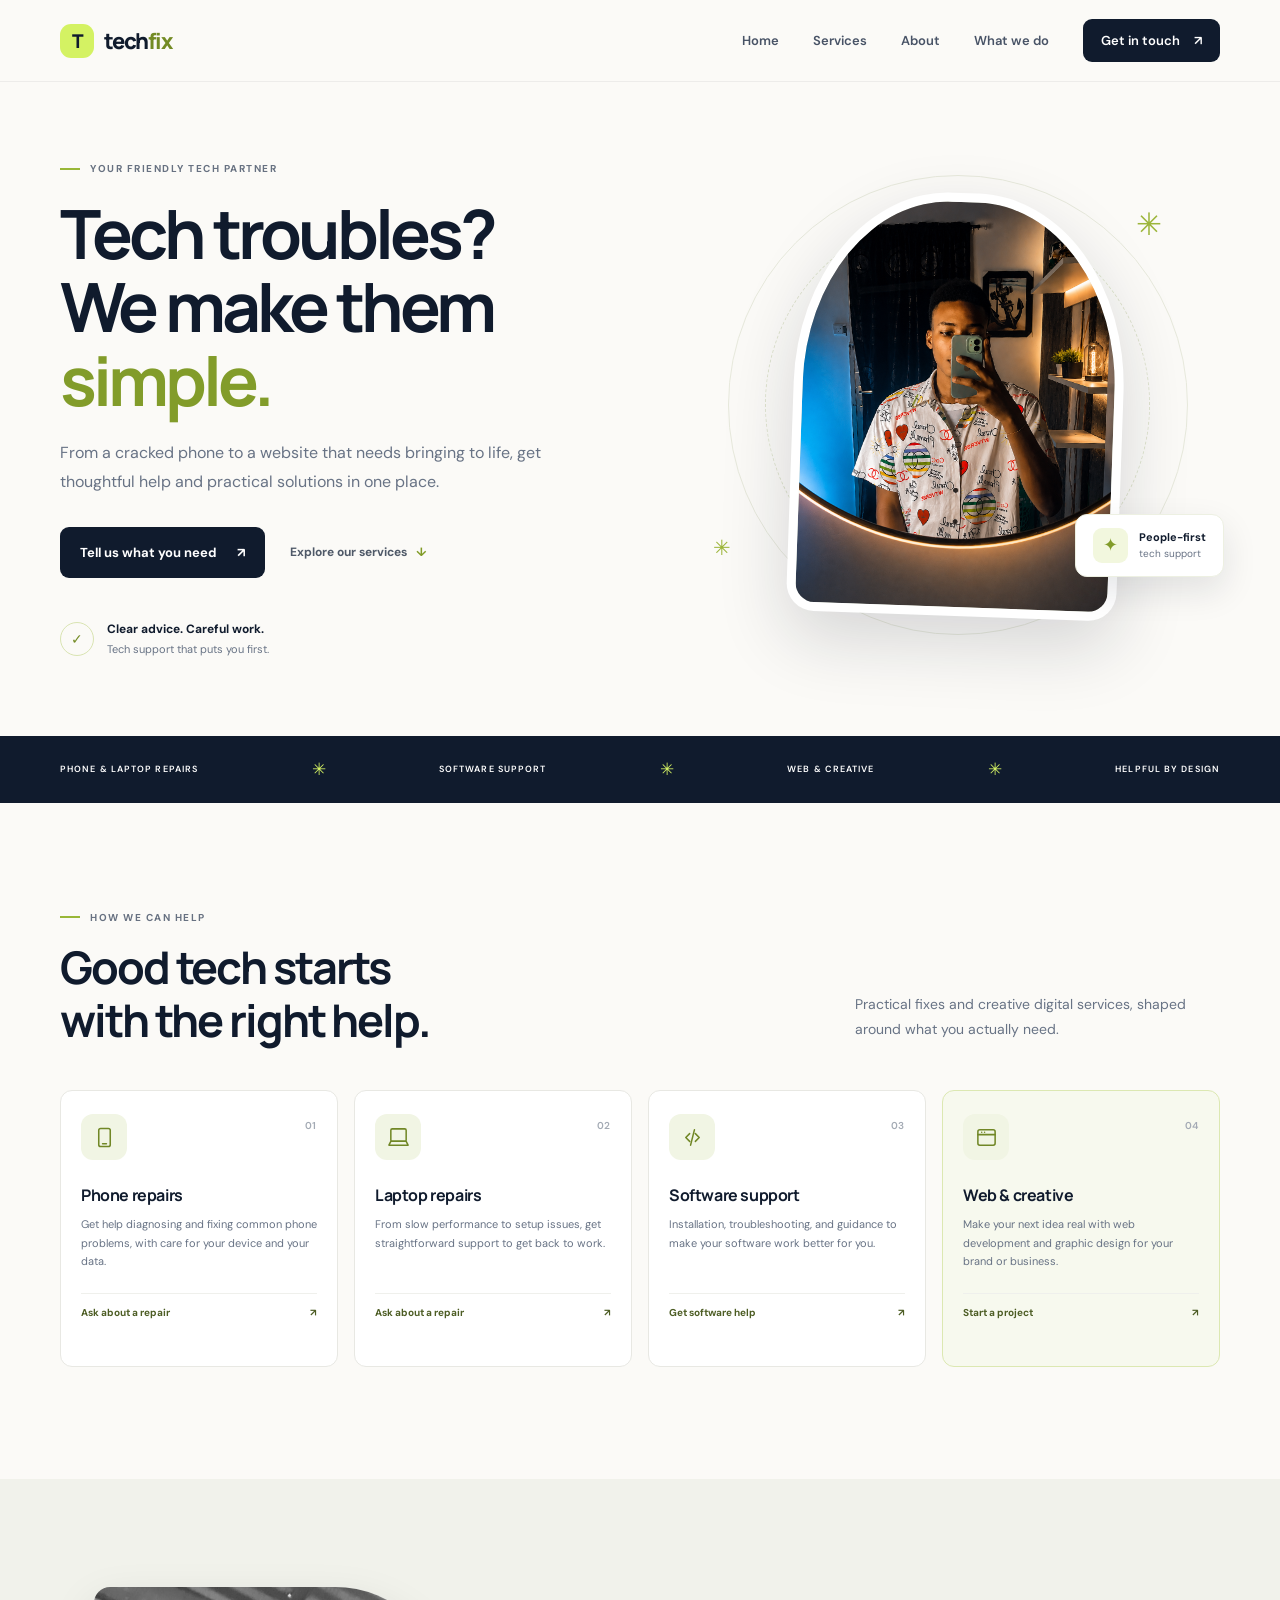
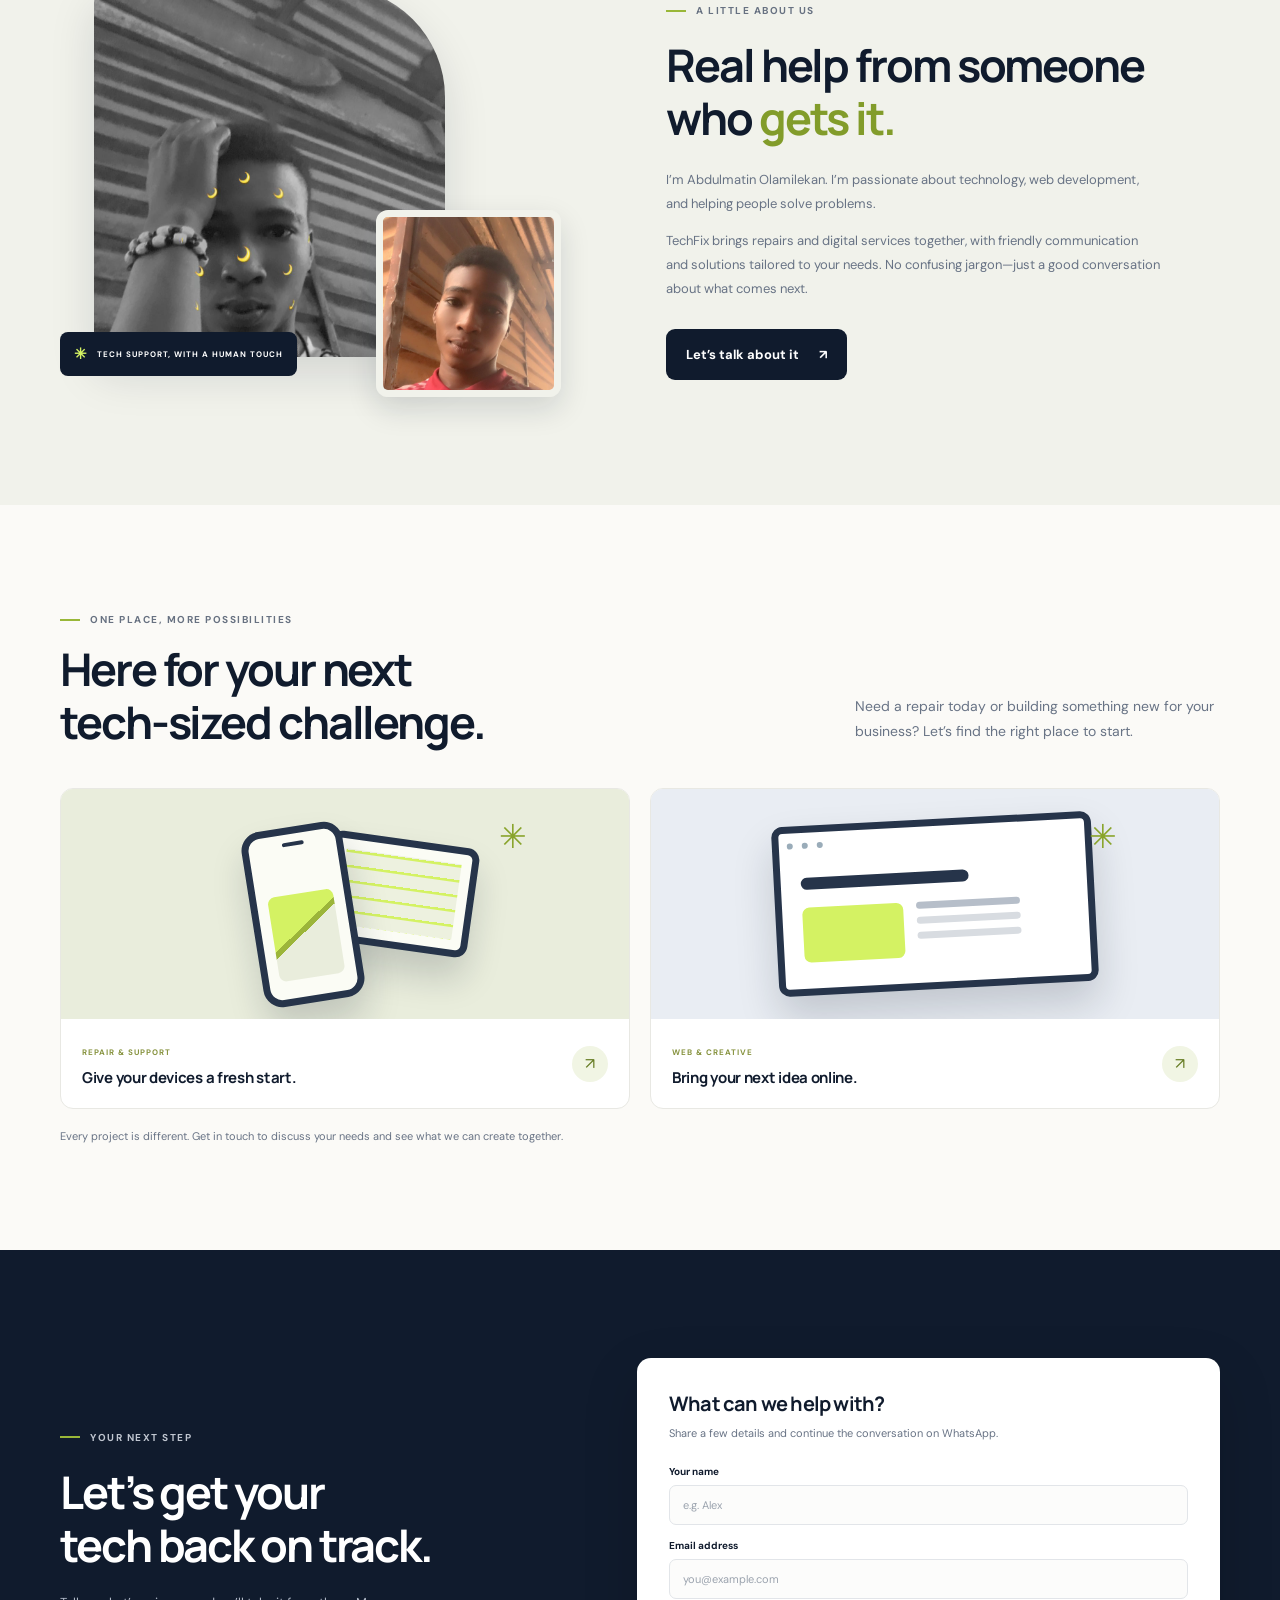
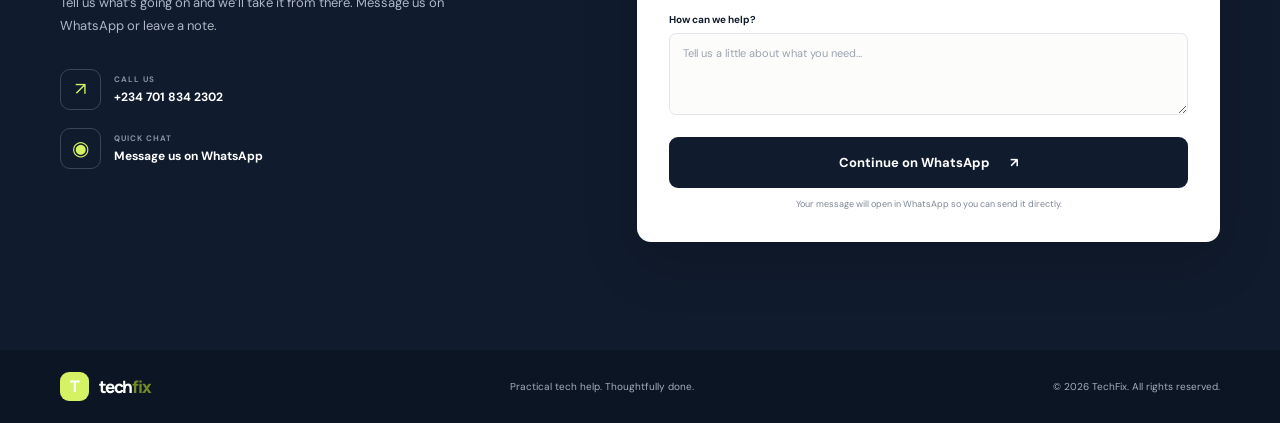
<file: index.html>
<!doctype html>
<html lang="en">
  <head>
    <meta charset="UTF-8" />
    <meta name="viewport" content="width=device-width, initial-scale=1.0" />
    <meta
      http-equiv="refresh"
      content="0; url=Asset/pages/Assignment.html"
    />
    <meta
      name="description"
      content="TechFix offers friendly device repairs, software support, web development, and graphic design."
    />
    <title>TechFix | Repairs, Web &amp; Creative Services</title>
    <script>
      window.location.replace("Asset/pages/Assignment.html");
    </script>
  </head>
  <body>
    <p>
      Taking you to TechFix.
      <a href="Asset/pages/Assignment.html">Open the TechFix website</a>
    </p>
  </body>
</html>
</file>
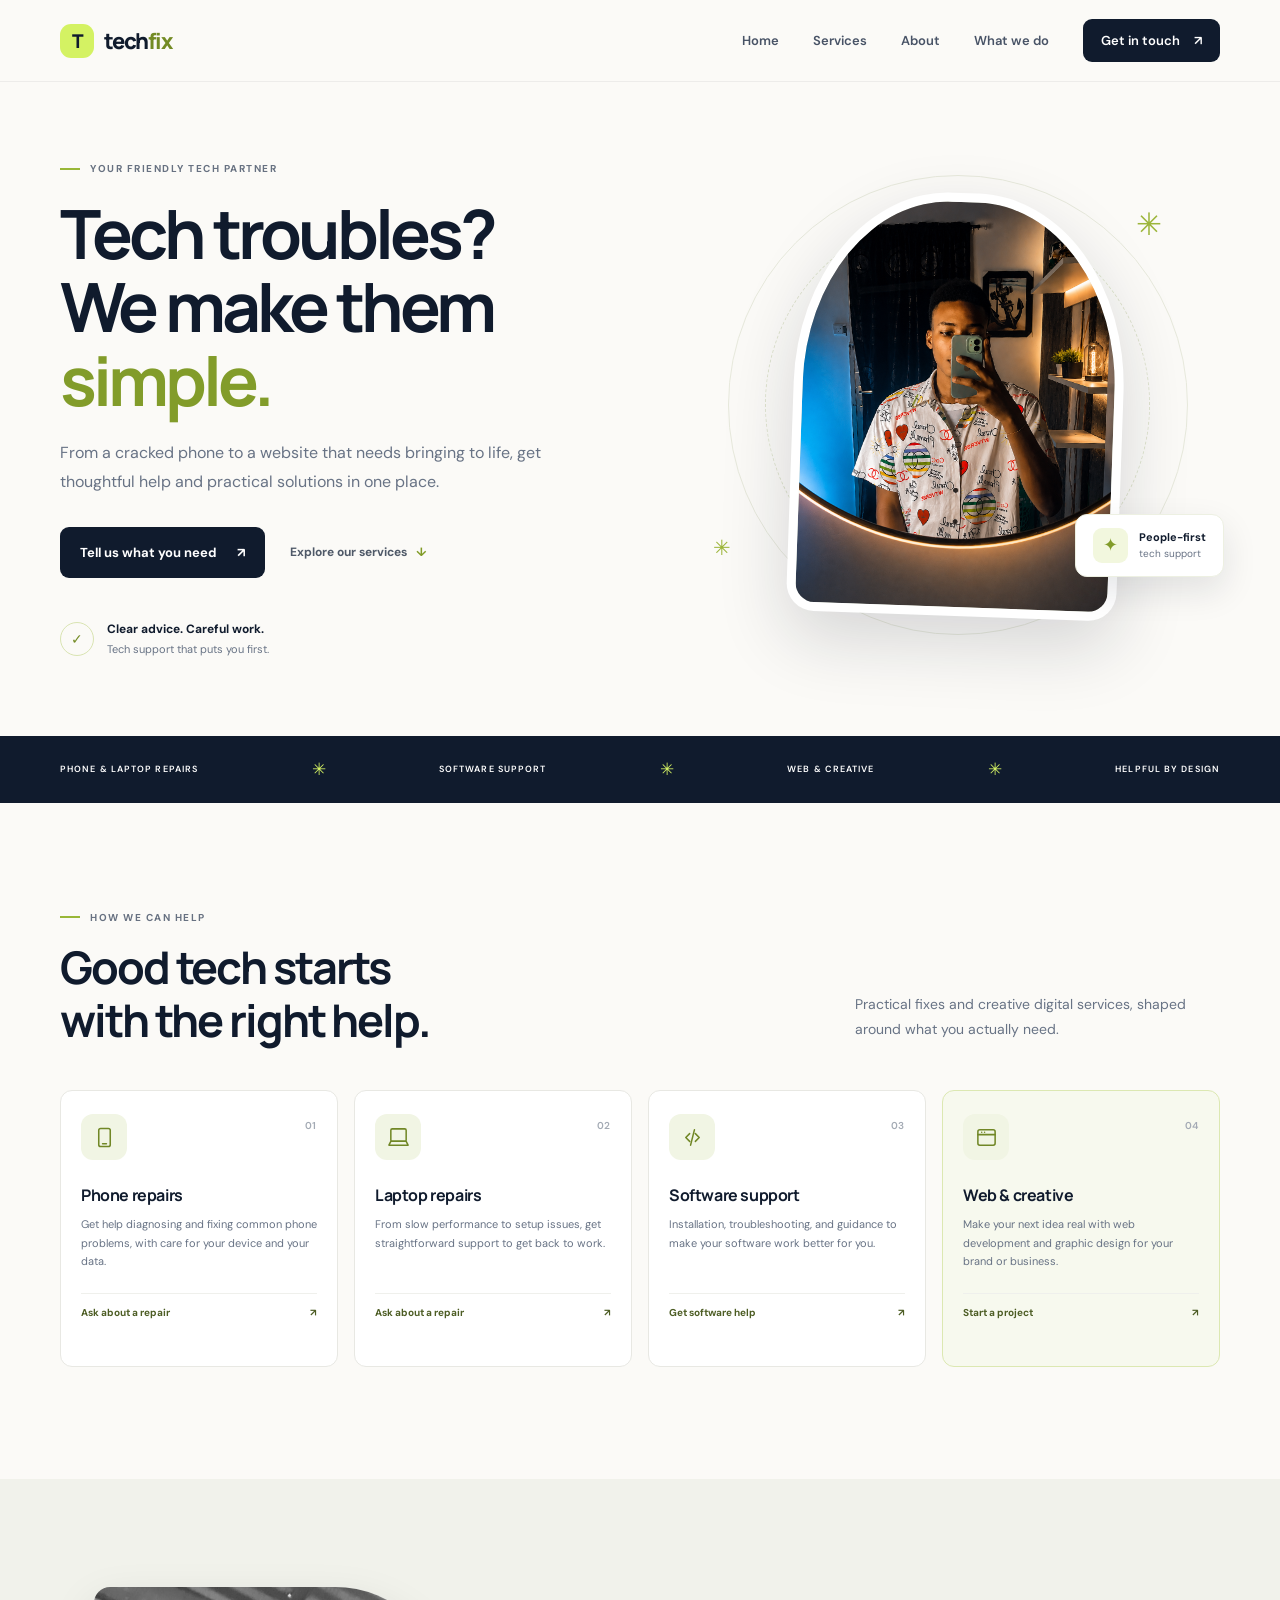
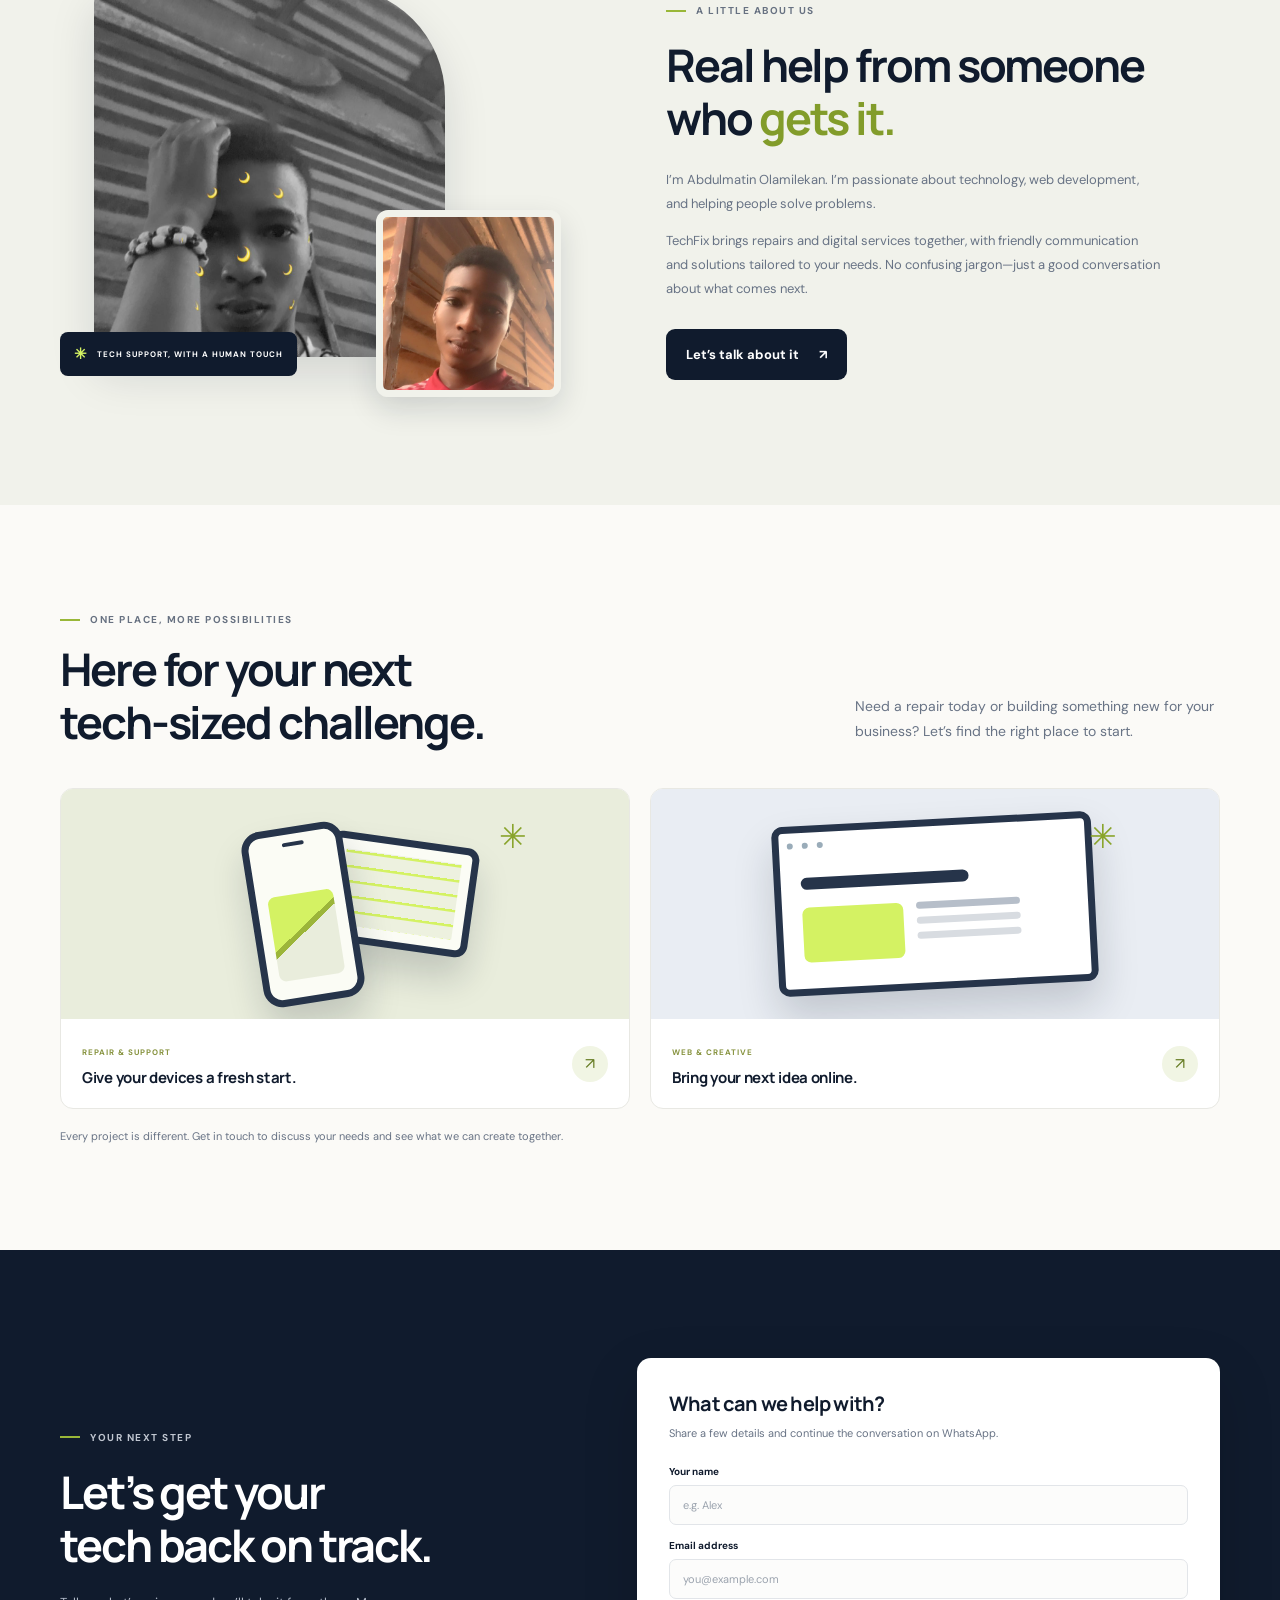
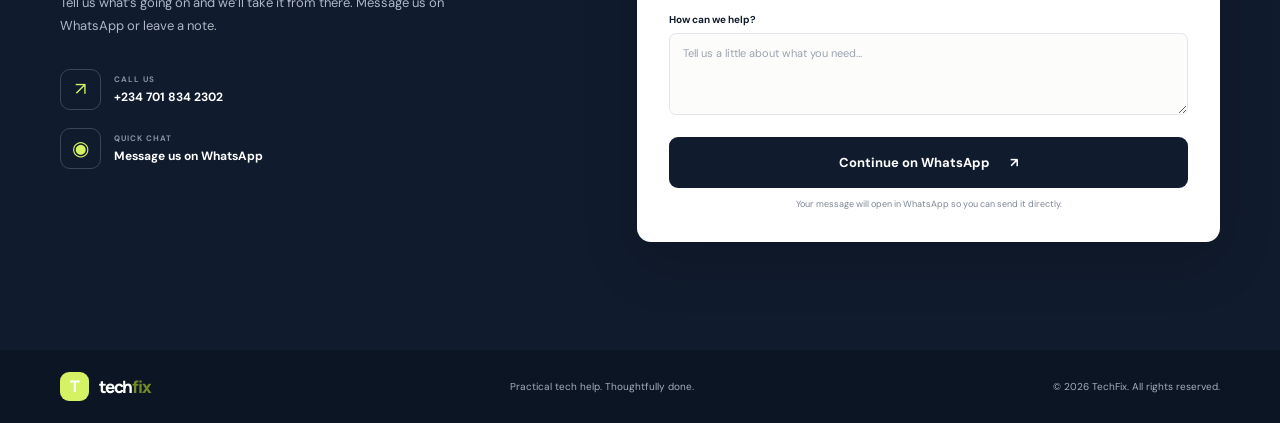
<file: Asset/pages/Assignment.html>
<!doctype html>
<html lang="en">
  <head>
    <meta charset="UTF-8" />
    <meta name="viewport" content="width=device-width, initial-scale=1.0" />
    <meta
      name="description"
      content="TechFix offers friendly phone and laptop repairs, software support, web development, and graphic design. Tell us what you need on WhatsApp."
    />
    <meta name="theme-color" content="#101b2d" />
    <link rel="preconnect" href="https://fonts.googleapis.com" />
    <link rel="preconnect" href="https://fonts.gstatic.com" crossorigin />
    <link
      href="https://fonts.googleapis.com/css2?family=DM+Sans:wght@400;500;600;700&family=Manrope:wght@400;500;600;700;800&display=swap"
      rel="stylesheet"
    />
    <link rel="stylesheet" href="assignment.css" />
    <script src="Assignment.js" defer></script>
    <title>TechFix | Repairs, Web & Creative Services</title>
  </head>
  <body>
    <header class="site-header">
      <a class="brand" href="#home" aria-label="TechFix home">
        <span class="brand-mark" aria-hidden="true">T</span>
        <span>tech<span class="brand-accent">fix</span></span>
      </a>

      <button
        class="menu-toggle"
        type="button"
        aria-expanded="false"
        aria-controls="site-navigation"
        aria-label="Open navigation"
      >
        <span></span>
        <span></span>
      </button>

      <nav class="site-nav" id="site-navigation" aria-label="Main navigation">
        <a href="#home">Home</a>
        <a href="#services">Services</a>
        <a href="#about">About</a>
        <a href="#portfolio">What we do</a>
        <a class="nav-cta" href="#contact">Get in touch <span aria-hidden="true">↗</span></a>
      </nav>
    </header>

    <main>
      <section class="hero section-wrap" id="home">
        <div class="hero-copy">
          <p class="eyebrow"><span></span> YOUR FRIENDLY TECH PARTNER</p>
          <h1>Tech troubles?<br />We make them <span>simple.</span></h1>
          <p class="hero-description">
            From a cracked phone to a website that needs bringing to life, get
            thoughtful help and practical solutions in one place.
          </p>
          <div class="hero-actions">
            <a
              class="button button-primary"
              href="https://wa.me/2347018342302?text=Hi%20TechFix%2C%20I%20need%20help%20with%20a%20tech%20issue."
              target="_blank"
              rel="noopener noreferrer"
            >
              Tell us what you need <span aria-hidden="true">↗</span>
            </a>
            <a class="text-link" href="#services">Explore our services <span aria-hidden="true">↓</span></a>
          </div>
          <div class="hero-note">
            <span class="note-icon" aria-hidden="true">✓</span>
            <p><strong>Clear advice. Careful work.</strong><br />Tech support that puts you first.</p>
          </div>
        </div>
        <div class="hero-visual">
          <div class="hero-orbit orbit-one"></div>
          <div class="hero-orbit orbit-two"></div>
          <div class="hero-photo">
            <img
              src="image/Marathon Image Aug 25, 2026, 08_59_46 PM.png"
              alt="Abdulmatin, the person behind TechFix"
            />
          </div>
          <div class="floating-card">
            <span class="floating-icon" aria-hidden="true">✦</span>
            <span><strong>People-first</strong><small>tech support</small></span>
          </div>
          <span class="hero-spark spark-one" aria-hidden="true">✳</span>
          <span class="hero-spark spark-two" aria-hidden="true">✳</span>
        </div>
      </section>

      <section class="service-strip" aria-label="TechFix service areas">
        <div class="section-wrap strip-inner">
          <span>PHONE & LAPTOP REPAIRS</span>
          <span class="strip-dot" aria-hidden="true">✳</span>
          <span>SOFTWARE SUPPORT</span>
          <span class="strip-dot" aria-hidden="true">✳</span>
          <span>WEB & CREATIVE</span>
          <span class="strip-dot" aria-hidden="true">✳</span>
          <span>HELPFUL BY DESIGN</span>
        </div>
      </section>

      <section class="services section-wrap section-pad" id="services">
        <div class="section-heading">
          <div>
            <p class="eyebrow"><span></span> HOW WE CAN HELP</p>
            <h2>Good tech starts<br />with the right help.</h2>
          </div>
          <p>
            Practical fixes and creative digital services, shaped around what
            you actually need.
          </p>
        </div>

        <div class="service-grid">
          <article class="service-card">
            <span class="service-icon icon-phone" aria-hidden="true">
              <svg viewBox="0 0 24 24"><rect x="6" y="2.5" width="12" height="19" rx="2"></rect><path d="M10 18.5h4"></path></svg>
            </span>
            <span class="card-number">01</span>
            <h3>Phone repairs</h3>
            <p>Get help diagnosing and fixing common phone problems, with care for your device and your data.</p>
            <a href="#contact">Ask about a repair <span aria-hidden="true">↗</span></a>
          </article>
          <article class="service-card">
            <span class="service-icon icon-laptop" aria-hidden="true">
              <svg viewBox="0 0 24 24"><rect x="4" y="3" width="16" height="13" rx="1.5"></rect><path d="M2 20h20l-2-4H4l-2 4Z"></path></svg>
            </span>
            <span class="card-number">02</span>
            <h3>Laptop repairs</h3>
            <p>From slow performance to setup issues, get straightforward support to get back to work.</p>
            <a href="#contact">Ask about a repair <span aria-hidden="true">↗</span></a>
          </article>
          <article class="service-card">
            <span class="service-icon icon-software" aria-hidden="true">
              <svg viewBox="0 0 24 24"><path d="m9 8-4 4 4 4M15 8l4 4-4 4M14 4l-4 16"></path></svg>
            </span>
            <span class="card-number">03</span>
            <h3>Software support</h3>
            <p>Installation, troubleshooting, and guidance to make your software work better for you.</p>
            <a href="#contact">Get software help <span aria-hidden="true">↗</span></a>
          </article>
          <article class="service-card service-card-featured">
            <span class="service-icon icon-web" aria-hidden="true">
              <svg viewBox="0 0 24 24"><rect x="3" y="4" width="18" height="16" rx="2"></rect><path d="M3 9h18M7 6.5h.01M10 6.5h.01"></path></svg>
            </span>
            <span class="card-number">04</span>
            <h3>Web & creative</h3>
            <p>Make your next idea real with web development and graphic design for your brand or business.</p>
            <a href="#contact">Start a project <span aria-hidden="true">↗</span></a>
          </article>
        </div>
      </section>

      <section class="about section-pad" id="about">
        <div class="section-wrap about-layout">
          <div class="about-images" aria-label="Photos of Abdulmatin">
            <img class="about-main-image" src="image/IMG_2920-2.JPG" alt="Abdulmatin, TechFix technician" loading="lazy" />
            <img class="about-small-image" src="image/IMG_2849-4.JPG" alt="Abdulmatin" loading="lazy" />
            <span class="about-caption"><span aria-hidden="true">✳</span> TECH SUPPORT, WITH A HUMAN TOUCH</span>
          </div>
          <div class="about-copy">
            <p class="eyebrow"><span></span> A LITTLE ABOUT US</p>
            <h2>Real help from someone who <span>gets it.</span></h2>
            <p>
              I’m Abdulmatin Olamilekan. I’m passionate about technology,
              web development, and helping people solve problems.
            </p>
            <p>
              TechFix brings repairs and digital services together, with
              friendly communication and solutions tailored to your needs.
              No confusing jargon—just a good conversation about what comes next.
            </p>
            <a class="button button-dark" href="#contact">Let’s talk about it <span aria-hidden="true">↗</span></a>
          </div>
        </div>
      </section>

      <section class="portfolio section-wrap section-pad" id="portfolio">
        <div class="section-heading">
          <div>
            <p class="eyebrow"><span></span> ONE PLACE, MORE POSSIBILITIES</p>
            <h2>Here for your next<br />tech-sized challenge.</h2>
          </div>
          <p>
            Need a repair today or building something new for your business?
            Let’s find the right place to start.
          </p>
        </div>
        <div class="portfolio-grid">
          <article class="portfolio-card portfolio-device">
            <div class="portfolio-art art-device" aria-hidden="true">
              <span class="device-shape device-phone"></span>
              <span class="device-shape device-tablet"></span>
              <span class="art-star">✳</span>
            </div>
            <div class="portfolio-info">
              <div><span>REPAIR & SUPPORT</span><h3>Give your devices a fresh start.</h3></div>
              <a href="#contact" aria-label="Ask about device repairs">↗</a>
            </div>
          </article>
          <article class="portfolio-card portfolio-digital">
            <div class="portfolio-art art-digital" aria-hidden="true">
              <span class="browser-shape"><i></i><i></i><i></i><b></b><em></em></span>
              <span class="art-star">✳</span>
            </div>
            <div class="portfolio-info">
              <div><span>WEB & CREATIVE</span><h3>Bring your next idea online.</h3></div>
              <a href="#contact" aria-label="Start a web or design project">↗</a>
            </div>
          </article>
        </div>
        <p class="portfolio-note">Every project is different. Get in touch to discuss your needs and see what we can create together.</p>
      </section>

      <section class="contact section-pad" id="contact">
        <div class="section-wrap contact-layout">
          <div class="contact-copy">
            <p class="eyebrow"><span></span> YOUR NEXT STEP</p>
            <h2>Let’s get your<br />tech back on track.</h2>
            <p>Tell us what’s going on and we’ll take it from there. Message us on WhatsApp or leave a note.</p>
            <a class="contact-detail" href="tel:+2347018342302"><span class="detail-icon" aria-hidden="true">↗</span><span><small>CALL US</small><strong>+234 701 834 2302</strong></span></a>
            <a
              class="contact-detail"
              href="https://wa.me/2347018342302?text=Hi%20TechFix%2C%20I%20need%20help%20with%20a%20tech%20issue."
              target="_blank"
              rel="noopener noreferrer"
            ><span class="detail-icon detail-whatsapp" aria-hidden="true">◉</span><span><small>QUICK CHAT</small><strong>Message us on WhatsApp</strong></span></a>
          </div>
          <form class="contact-form" id="contact-form">
            <h3>What can we help with?</h3>
            <p>Share a few details and continue the conversation on WhatsApp.</p>
            <label for="name">Your name</label>
            <input id="name" name="name" type="text" autocomplete="name" placeholder="e.g. Alex" required />
            <label for="email">Email address</label>
            <input id="email" name="email" type="email" autocomplete="email" placeholder="you@example.com" required />
            <label for="message">How can we help?</label>
            <textarea id="message" name="message" rows="4" placeholder="Tell us a little about what you need..." required></textarea>
            <button class="button button-primary form-submit" type="submit">Continue on WhatsApp <span aria-hidden="true">↗</span></button>
            <p class="form-note">Your message will open in WhatsApp so you can send it directly.</p>
          </form>
        </div>
      </section>
    </main>

    <footer class="site-footer">
      <div class="section-wrap footer-inner">
        <a class="brand footer-brand" href="#home">
          <span class="brand-mark" aria-hidden="true">T</span>
          <span>tech<span class="brand-accent">fix</span></span>
        </a>
        <p>Practical tech help. Thoughtfully done.</p>
        <span>© 2026 TechFix. All rights reserved.</span>
      </div>
    </footer>
  </body>
</html>
</file>
<file: Asset/pages/assignment.css>
:root {
  color-scheme: light;
  --ink: #101b2d;
  --muted: #687385;
  --paper: #fbfaf7;
  --white: #fff;
  --lime: #d4f263;
  --line: #e8e8e3;
  --font-body: "DM Sans", Arial, sans-serif;
  --font-display: "Manrope", Arial, sans-serif;
}

* {
  box-sizing: border-box;
}

html {
  scroll-behavior: smooth;
  scroll-padding-top: 88px;
}

body {
  margin: 0;
  background: var(--paper);
  color: var(--ink);
  font-family: var(--font-body);
  -webkit-font-smoothing: antialiased;
}

body,
button,
input,
textarea {
  font-family: var(--font-body);
}

a {
  color: inherit;
  text-decoration: none;
}

button,
a,
input,
textarea {
  -webkit-tap-highlight-color: transparent;
}

button:focus-visible,
a:focus-visible,
input:focus-visible,
textarea:focus-visible {
  outline: 3px solid #89a92b;
  outline-offset: 3px;
}

img {
  display: block;
  max-width: 100%;
}

.section-wrap {
  width: min(1160px, calc(100% - 64px));
  margin-inline: auto;
}

.section-pad {
  padding-block: 108px;
}

.site-header {
  position: sticky;
  z-index: 10;
  top: 0;
  display: flex;
  width: 100%;
  height: 82px;
  align-items: center;
  justify-content: space-between;
  padding-inline: max(32px, calc((100vw - 1160px) / 2));
  background: rgb(251 250 247 / 94%);
  border-bottom: 1px solid rgb(16 27 45 / 6%);
  backdrop-filter: blur(16px);
}

.brand {
  display: inline-flex;
  align-items: center;
  gap: 10px;
  font-family: var(--font-display);
  font-size: 22px;
  font-weight: 800;
  letter-spacing: -1.2px;
}

.brand-mark {
  display: grid;
  width: 34px;
  height: 34px;
  place-items: center;
  border-radius: 11px;
  background: var(--lime);
  font-size: 19px;
  letter-spacing: -1px;
}

.brand-accent {
  color: #738b24;
}

.site-nav {
  display: flex;
  align-items: center;
  gap: 34px;
  color: #485366;
  font-size: 13px;
  font-weight: 600;
}

.site-nav > a:not(.nav-cta):hover,
.text-link:hover {
  color: #829c2a;
}

.site-nav .nav-cta {
  display: inline-flex;
  align-items: center;
  gap: 14px;
  padding: 13px 18px;
  border-radius: 9px;
  background: var(--ink);
  color: var(--white);
  transition: background 180ms ease, transform 180ms ease;
}

.site-nav .nav-cta:hover,
.button-dark:hover {
  background: #26354b;
  transform: translateY(-2px);
}

.menu-toggle {
  display: none;
}

.hero {
  display: grid;
  min-height: 628px;
  grid-template-columns: 1.05fr 0.95fr;
  align-items: center;
  gap: 56px;
  padding-block: 70px 78px;
}

.hero-copy {
  position: relative;
  z-index: 1;
  padding-block: 10px 0;
}

.eyebrow {
  display: flex;
  align-items: center;
  gap: 10px;
  margin: 0 0 22px;
  color: #677181;
  font-size: 10px;
  font-weight: 700;
  letter-spacing: 1.5px;
}

.eyebrow > span {
  width: 20px;
  height: 2px;
  background: #99b738;
}

h1,
h2,
h3,
p {
  margin-top: 0;
}

h1,
h2,
h3 {
  font-family: var(--font-display);
}

.hero h1 {
  max-width: 600px;
  margin-bottom: 22px;
  font-size: clamp(42px, 5.5vw, 68px);
  font-weight: 700;
  letter-spacing: -4px;
  line-height: 1.08;
}

.hero h1 span,
.about-copy h2 span {
  color: #829c2a;
}

.hero-description {
  max-width: 490px;
  margin-bottom: 30px;
  color: var(--muted);
  font-size: 16px;
  line-height: 1.8;
}

.hero-actions {
  display: flex;
  flex-wrap: wrap;
  align-items: center;
  gap: 25px;
}

.button {
  display: inline-flex;
  min-height: 51px;
  align-items: center;
  justify-content: center;
  gap: 20px;
  padding: 0 20px;
  border: 0;
  border-radius: 9px;
  cursor: pointer;
  font-size: 13px;
  font-weight: 700;
  transition: background 180ms ease, transform 180ms ease;
}

.button-primary {
  background: var(--ink);
  color: var(--white);
}

.button-primary:hover {
  transform: translateY(-2px);
  background: #27374e;
}

.text-link {
  color: #4f5968;
  font-size: 12px;
  font-weight: 700;
}

.text-link span {
  margin-left: 6px;
  color: #819b27;
}

.hero-note {
  display: flex;
  align-items: center;
  gap: 13px;
  margin-top: 42px;
}

.note-icon {
  display: grid;
  width: 34px;
  height: 34px;
  place-items: center;
  border: 1px solid #d9e4b2;
  border-radius: 50%;
  color: #738b24;
  font-size: 14px;
}

.hero-note p {
  margin-bottom: 0;
  color: var(--muted);
  font-size: 11px;
  line-height: 1.65;
}

.hero-note strong {
  color: var(--ink);
  font-size: 12px;
}

.hero-visual {
  position: relative;
  display: grid;
  min-height: 480px;
  place-items: center;
}

.hero-orbit {
  position: absolute;
  border: 1px solid #e7e9dc;
  border-radius: 50%;
}

.orbit-one {
  width: 460px;
  height: 460px;
}

.orbit-two {
  width: 385px;
  height: 385px;
  border-style: dashed;
  border-color: #dfe4ce;
}

.hero-photo {
  position: relative;
  z-index: 1;
  width: min(330px, 70%);
  height: 423px;
  overflow: hidden;
  border: 9px solid #fff;
  border-radius: 46% 46% 28px 28px;
  background: #dce0d2;
  box-shadow: 0 26px 70px rgb(16 27 45 / 16%);
  transform: rotate(2deg);
}

.hero-photo img {
  width: 100%;
  height: 100%;
  object-fit: cover;
  object-position: center 25%;
}

.floating-card {
  position: absolute;
  z-index: 2;
  right: -4px;
  bottom: 68px;
  display: flex;
  align-items: center;
  gap: 11px;
  padding: 13px 17px;
  border: 1px solid #edf0e2;
  border-radius: 12px;
  background: var(--white);
  box-shadow: 0 14px 35px rgb(16 27 45 / 11%);
}

.floating-icon {
  display: grid;
  width: 35px;
  height: 35px;
  place-items: center;
  border-radius: 9px;
  background: #f2f7de;
  color: #829c2a;
  font-size: 18px;
}

.floating-card strong,
.floating-card small {
  display: block;
}

.floating-card strong {
  font-size: 11px;
}

.floating-card small {
  margin-top: 3px;
  color: var(--muted);
  font-size: 10px;
}

.hero-spark {
  position: absolute;
  color: #9cb53a;
}

.spark-one {
  top: 39px;
  right: 58px;
  font-size: 31px;
}

.spark-two {
  bottom: 83px;
  left: 17px;
  font-size: 21px;
}

.service-strip {
  background: var(--ink);
  color: #fff;
}

.strip-inner {
  display: flex;
  min-height: 67px;
  align-items: center;
  justify-content: space-between;
  gap: 22px;
}

.strip-inner > span:not(.strip-dot) {
  font-size: 9px;
  font-weight: 600;
  letter-spacing: 1.1px;
}

.strip-dot {
  color: var(--lime);
  font-size: 17px;
}

.services {
  padding-bottom: 112px;
}

.section-heading {
  display: flex;
  align-items: flex-end;
  justify-content: space-between;
  gap: 40px;
  margin-bottom: 43px;
}

.section-heading .eyebrow {
  margin-bottom: 17px;
}

.section-heading h2,
.about-copy h2,
.contact-copy h2 {
  margin-bottom: 0;
  font-size: clamp(31px, 4vw, 45px);
  font-weight: 700;
  letter-spacing: -2.1px;
  line-height: 1.18;
}

.section-heading > p {
  max-width: 365px;
  margin-bottom: 5px;
  color: var(--muted);
  font-size: 14px;
  line-height: 1.8;
}

.service-grid {
  display: grid;
  grid-template-columns: repeat(4, minmax(0, 1fr));
  gap: 16px;
}

.service-card {
  position: relative;
  min-height: 277px;
  padding: 23px 20px;
  border: 1px solid var(--line);
  border-radius: 12px;
  background: var(--white);
  transition: box-shadow 180ms ease, transform 180ms ease;
}

.service-card:hover {
  transform: translateY(-4px);
  box-shadow: 0 16px 38px rgb(16 27 45 / 8%);
}

.service-card-featured {
  border-color: #dce8b2;
  background: #f7f9ee;
}

.service-icon {
  display: grid;
  width: 46px;
  height: 46px;
  place-items: center;
  border-radius: 12px;
  background: #f1f5e4;
  color: #718726;
}

.service-icon svg {
  width: 23px;
  height: 23px;
  fill: none;
  stroke: currentColor;
  stroke-linecap: round;
  stroke-linejoin: round;
  stroke-width: 1.6;
}

.card-number {
  position: absolute;
  top: 28px;
  right: 21px;
  color: #a3aab4;
  font-size: 10px;
  font-weight: 600;
}

.service-card h3 {
  margin: 24px 0 9px;
  font-size: 16px;
  letter-spacing: -0.4px;
}

.service-card p {
  min-height: 62px;
  margin-bottom: 16px;
  color: var(--muted);
  font-size: 11px;
  line-height: 1.7;
}

.service-card > a {
  display: flex;
  align-items: center;
  justify-content: space-between;
  padding-top: 12px;
  border-top: 1px solid #eff0ec;
  color: #4d5d24;
  font-size: 10px;
  font-weight: 700;
}

.about {
  overflow: hidden;
  background: #f1f2eb;
}

.about-layout {
  display: grid;
  grid-template-columns: 0.95fr 1.05fr;
  align-items: center;
  gap: 105px;
}

.about-images {
  position: relative;
  min-height: 410px;
}

.about-main-image {
  position: absolute;
  top: 0;
  left: 34px;
  width: 70%;
  height: 370px;
  border-radius: 16px 110px 16px 16px;
  object-fit: cover;
  object-position: center 35%;
  box-shadow: 0 18px 45px rgb(16 27 45 / 13%);
}

.about-small-image {
  position: absolute;
  right: 0;
  bottom: 0;
  width: 37%;
  height: 187px;
  border: 7px solid #f1f2eb;
  border-radius: 12px;
  object-fit: cover;
  object-position: center 25%;
  box-shadow: 0 12px 30px rgb(16 27 45 / 14%);
}

.about-caption {
  position: absolute;
  bottom: 21px;
  left: 0;
  display: flex;
  align-items: center;
  gap: 9px;
  padding: 12px 14px;
  border-radius: 8px;
  background: var(--ink);
  color: white;
  font-size: 8px;
  font-weight: 700;
  letter-spacing: 1px;
}

.about-caption span {
  color: var(--lime);
  font-size: 15px;
}

.about-copy h2 {
  max-width: 485px;
  margin-bottom: 22px;
}

.about-copy > p:not(.eyebrow) {
  max-width: 495px;
  margin-bottom: 13px;
  color: var(--muted);
  font-size: 13px;
  line-height: 1.85;
}

.button-dark {
  margin-top: 15px;
  background: var(--ink);
  color: white;
}

.portfolio {
  padding-bottom: 104px;
}

.portfolio .section-heading {
  margin-bottom: 39px;
}

.portfolio-grid {
  display: grid;
  grid-template-columns: 1fr 1fr;
  gap: 20px;
}

.portfolio-card {
  overflow: hidden;
  border: 1px solid var(--line);
  border-radius: 13px;
  background: white;
}

.portfolio-art {
  position: relative;
  display: grid;
  height: 230px;
  overflow: hidden;
  place-items: center;
}

.art-device {
  background: #e9eddc;
}

.art-digital {
  background: #e9edf3;
}

.device-shape {
  position: absolute;
  display: block;
  border: 7px solid #26344a;
  background: #fbfcf5;
  box-shadow: 0 22px 35px rgb(16 27 45 / 18%);
}

.device-phone {
  z-index: 1;
  width: 102px;
  height: 177px;
  border-radius: 19px;
  transform: translate(-42px, 10px) rotate(-9deg);
}

.device-phone::before {
  position: absolute;
  top: 8px;
  left: 34px;
  width: 22px;
  height: 4px;
  border-radius: 4px;
  background: #26344a;
  content: "";
}

.device-phone::after {
  position: absolute;
  right: 11px;
  bottom: 18px;
  left: 11px;
  height: 85px;
  border-radius: 7px;
  background: linear-gradient(145deg, #d4f263 0 42%, #9cb53a 42% 47%, #e9eddc 47%);
  content: "";
}

.device-tablet {
  width: 150px;
  height: 110px;
  border-radius: 12px;
  transform: translate(54px, -10px) rotate(8deg);
}

.device-tablet::after {
  position: absolute;
  inset: 10px;
  background: repeating-linear-gradient(0deg, #edf1df, #edf1df 12px, #d4f263 13px, #d4f263 15px);
  content: "";
}

.art-star {
  position: absolute;
  top: 26px;
  right: 18%;
  color: #89a42b;
  font-size: 33px;
}

.browser-shape {
  position: relative;
  display: block;
  width: min(66%, 320px);
  height: 170px;
  overflow: hidden;
  border: 7px solid #26344a;
  border-radius: 11px;
  background: #fff;
  box-shadow: 0 22px 40px rgb(16 27 45 / 18%);
  transform: rotate(-3deg);
}

.browser-shape i {
  display: inline-block;
  width: 6px;
  height: 6px;
  margin: 10px 1px 0 8px;
  border-radius: 50%;
  background: #9aacb9;
}

.browser-shape b {
  position: absolute;
  top: 45px;
  left: 20px;
  width: 55%;
  height: 12px;
  border-radius: 6px;
  background: #26344a;
}

.browser-shape em {
  position: absolute;
  top: 75px;
  left: 20px;
  width: 33%;
  height: 55px;
  border-radius: 7px;
  background: #d4f263;
}

.browser-shape em::after {
  position: absolute;
  top: 0;
  left: calc(100% + 13px);
  width: 104px;
  height: 7px;
  border-radius: 5px;
  background: #b6bec9;
  box-shadow: 0 15px 0 #d8dce1, 0 30px 0 #d8dce1;
  content: "";
}

.portfolio-info {
  display: flex;
  align-items: center;
  justify-content: space-between;
  gap: 20px;
  padding: 20px 21px;
}

.portfolio-info span {
  color: #87933f;
  font-size: 8px;
  font-weight: 700;
  letter-spacing: 1px;
}

.portfolio-info h3 {
  margin: 7px 0 0;
  font-size: 15px;
  letter-spacing: -0.3px;
}

.portfolio-info > a {
  display: grid;
  width: 36px;
  height: 36px;
  flex: 0 0 auto;
  place-items: center;
  border-radius: 50%;
  background: #f1f5e4;
  color: #657b22;
}

.portfolio-info > a:hover {
  background: var(--lime);
}

.portfolio-note {
  margin: 18px 0 0;
  color: var(--muted);
  font-size: 11px;
  line-height: 1.7;
}

.contact {
  background: #101b2d;
  color: white;
}

.contact-layout {
  display: grid;
  grid-template-columns: 0.9fr 1.1fr;
  align-items: center;
  gap: 100px;
}

.contact .eyebrow {
  color: #c0c6d0;
}

.contact-copy h2 {
  margin-bottom: 19px;
  color: white;
}

.contact-copy > p:not(.eyebrow) {
  max-width: 400px;
  margin-bottom: 31px;
  color: #aeb7c5;
  font-size: 13px;
  line-height: 1.8;
}

.contact-detail {
  display: flex;
  align-items: center;
  gap: 13px;
  margin-top: 18px;
}

.detail-icon {
  display: grid;
  width: 41px;
  height: 41px;
  place-items: center;
  border: 1px solid #3b4657;
  border-radius: 10px;
  color: var(--lime);
  font-size: 18px;
}

.detail-whatsapp {
  font-size: 20px;
}

.contact-detail small,
.contact-detail strong {
  display: block;
}

.contact-detail small {
  margin-bottom: 5px;
  color: #8792a2;
  font-size: 8px;
  font-weight: 700;
  letter-spacing: 1px;
}

.contact-detail strong {
  color: #fff;
  font-size: 12px;
}

.contact-form {
  padding: 32px;
  border-radius: 14px;
  background: white;
  color: var(--ink);
  box-shadow: 0 20px 55px rgb(0 0 0 / 16%);
}

.contact-form h3 {
  margin-bottom: 7px;
  font-size: 20px;
  letter-spacing: -0.8px;
}

.contact-form > p:first-of-type {
  margin-bottom: 22px;
  color: var(--muted);
  font-size: 11px;
  line-height: 1.7;
}

.contact-form label {
  display: block;
  margin: 14px 0 7px;
  font-size: 10px;
  font-weight: 700;
}

.contact-form input,
.contact-form textarea {
  width: 100%;
  padding: 12px 13px;
  border: 1px solid #e2e5e9;
  border-radius: 7px;
  background: #fcfcfb;
  color: var(--ink);
  font-size: 11px;
  resize: vertical;
}

.contact-form input::placeholder,
.contact-form textarea::placeholder {
  color: #9ba3ae;
}

.contact-form input:focus,
.contact-form textarea:focus {
  border-color: #9bb33f;
  outline: 2px solid rgb(212 242 99 / 40%);
}

.form-submit {
  width: 100%;
  margin-top: 17px;
}

.form-note {
  margin: 10px 0 0;
  color: #7d8795;
  font-size: 9px;
  text-align: center;
}

.site-footer {
  padding-block: 22px;
  background: #0c1524;
  color: #a4adba;
}

.footer-inner {
  display: flex;
  align-items: center;
  justify-content: space-between;
  gap: 20px;
}

.footer-brand {
  color: white;
  font-size: 17px;
}

.footer-brand .brand-mark {
  width: 29px;
  height: 29px;
  border-radius: 9px;
  font-size: 16px;
}

.footer-inner p,
.footer-inner > span {
  margin: 0;
  font-size: 10px;
}

@media (max-width: 960px) {
  .hero {
    gap: 20px;
  }

  .hero-visual {
    min-height: 410px;
  }

  .orbit-one {
    width: 390px;
    height: 390px;
  }

  .orbit-two {
    width: 325px;
    height: 325px;
  }

  .hero-photo {
    width: min(290px, 72%);
    height: 365px;
  }

  .floating-card {
    right: -10px;
    bottom: 43px;
  }

  .service-grid {
    grid-template-columns: repeat(2, minmax(0, 1fr));
  }

  .service-card {
    min-height: 250px;
  }

  .about-layout,
  .contact-layout {
    gap: 55px;
  }
}

@media (max-width: 700px) {
  html {
    scroll-padding-top: 72px;
  }

  .section-wrap {
    width: min(100% - 40px, 520px);
  }

  .section-pad {
    padding-block: 76px;
  }

  .site-header {
    height: 70px;
    padding-inline: 20px;
  }

  .brand {
    font-size: 20px;
  }

  .menu-toggle {
    display: flex;
    width: 42px;
    height: 42px;
    flex-direction: column;
    align-items: center;
    justify-content: center;
    gap: 6px;
    border: 1px solid #e4e6df;
    border-radius: 9px;
    background: transparent;
    cursor: pointer;
  }

  .menu-toggle span {
    width: 17px;
    height: 2px;
    border-radius: 2px;
    background: var(--ink);
    transition: transform 180ms ease;
  }

  .menu-toggle[aria-expanded="true"] span:first-child {
    transform: translateY(4px) rotate(45deg);
  }

  .menu-toggle[aria-expanded="true"] span:last-child {
    transform: translateY(-4px) rotate(-45deg);
  }

  .site-nav {
    position: absolute;
    top: 70px;
    right: 0;
    left: 0;
    display: none;
    align-items: stretch;
    gap: 0;
    padding: 8px 20px 20px;
    border-bottom: 1px solid var(--line);
    background: var(--paper);
    box-shadow: 0 16px 22px rgb(16 27 45 / 7%);
  }

  .site-nav.is-open {
    display: flex;
    flex-direction: column;
  }

  .site-nav > a:not(.nav-cta) {
    padding: 13px 3px;
    border-bottom: 1px solid #ecece7;
  }

  .site-nav .nav-cta {
    justify-content: space-between;
    margin-top: 14px;
  }

  .hero {
    min-height: auto;
    grid-template-columns: 1fr;
    gap: 4px;
    padding-block: 61px 54px;
  }

  .hero-copy {
    padding: 0;
  }

  .eyebrow {
    margin-bottom: 17px;
    font-size: 9px;
  }

  .hero h1 {
    margin-bottom: 17px;
    font-size: clamp(43px, 11vw, 60px);
    letter-spacing: -3px;
  }

  .hero-description {
    max-width: 450px;
    margin-bottom: 24px;
    font-size: 14px;
  }

  .hero-actions {
    gap: 19px;
  }

  .button {
    min-height: 49px;
    padding-inline: 16px;
    font-size: 11px;
  }

  .text-link {
    font-size: 11px;
  }

  .hero-note {
    margin-top: 25px;
  }

  .hero-visual {
    min-height: 370px;
    margin-top: 18px;
  }

  .orbit-one {
    width: min(350px, 90vw);
    height: min(350px, 90vw);
  }

  .orbit-two {
    width: min(295px, 76vw);
    height: min(295px, 76vw);
  }

  .hero-photo {
    width: 245px;
    max-width: 68%;
    height: 320px;
  }

  .floating-card {
    right: 0;
    bottom: 42px;
  }

  .spark-one {
    top: 14px;
    right: 12%;
  }

  .spark-two {
    bottom: 48px;
    left: 3%;
  }

  .strip-inner {
    min-height: 62px;
    justify-content: center;
    gap: 14px;
  }

  .strip-inner > span:not(.strip-dot) {
    font-size: 8px;
  }

  .strip-inner > span:nth-of-type(n + 4) {
    display: none;
  }

  .services {
    padding-bottom: 76px;
  }

  .section-heading {
    display: block;
    margin-bottom: 28px;
  }

  .section-heading h2,
  .about-copy h2,
  .contact-copy h2 {
    font-size: clamp(31px, 8vw, 39px);
    letter-spacing: -1.6px;
  }

  .section-heading > p {
    max-width: 470px;
    margin-top: 14px;
    font-size: 12px;
  }

  .service-grid {
    gap: 11px;
  }

  .service-card {
    min-height: 250px;
    padding: 16px 14px;
  }

  .service-icon {
    width: 40px;
    height: 40px;
  }

  .card-number {
    top: 21px;
    right: 14px;
  }

  .service-card h3 {
    margin-top: 19px;
    font-size: 14px;
  }

  .service-card p {
    min-height: 79px;
    font-size: 10px;
  }

  .service-card > a {
    gap: 4px;
    font-size: 9px;
  }

  .about-layout {
    grid-template-columns: 1fr;
    gap: 43px;
  }

  .about-images {
    width: min(100%, 440px);
    min-height: 370px;
  }

  .about-main-image {
    left: 21px;
    width: 72%;
    height: 320px;
  }

  .about-small-image {
    width: 36%;
    height: 155px;
  }

  .about-caption {
    bottom: 12px;
    font-size: 7px;
  }

  .about-copy > p:not(.eyebrow) {
    font-size: 12px;
  }

  .portfolio-grid {
    grid-template-columns: 1fr;
    gap: 14px;
  }

  .portfolio-art {
    height: 205px;
  }

  .portfolio-info {
    padding: 17px;
  }

  .portfolio-info h3 {
    font-size: 14px;
  }

  .portfolio-note {
    font-size: 10px;
  }

  .contact-layout {
    grid-template-columns: 1fr;
    gap: 36px;
  }

  .contact-copy > p:not(.eyebrow) {
    font-size: 12px;
  }

  .contact-form {
    padding: 24px 20px;
  }

  .footer-inner {
    flex-wrap: wrap;
    justify-content: center;
    text-align: center;
  }

  .footer-inner p {
    order: 1;
    width: 100%;
  }
}

@media (max-width: 380px) {
  .section-wrap {
    width: calc(100% - 32px);
  }

  .hero-actions {
    align-items: flex-start;
    flex-direction: column;
  }

  .hero-visual {
    min-height: 325px;
  }

  .hero-photo {
    height: 280px;
  }

  .service-card {
    min-height: 268px;
    padding-inline: 11px;
  }

  .service-card > a {
    font-size: 8px;
  }
}

@media (prefers-reduced-motion: reduce) {
  *,
  *::before,
  *::after {
    scroll-behavior: auto !important;
    transition-duration: 0.01ms !important;
    animation-duration: 0.01ms !important;
    animation-iteration-count: 1 !important;
  }
}
</file>
